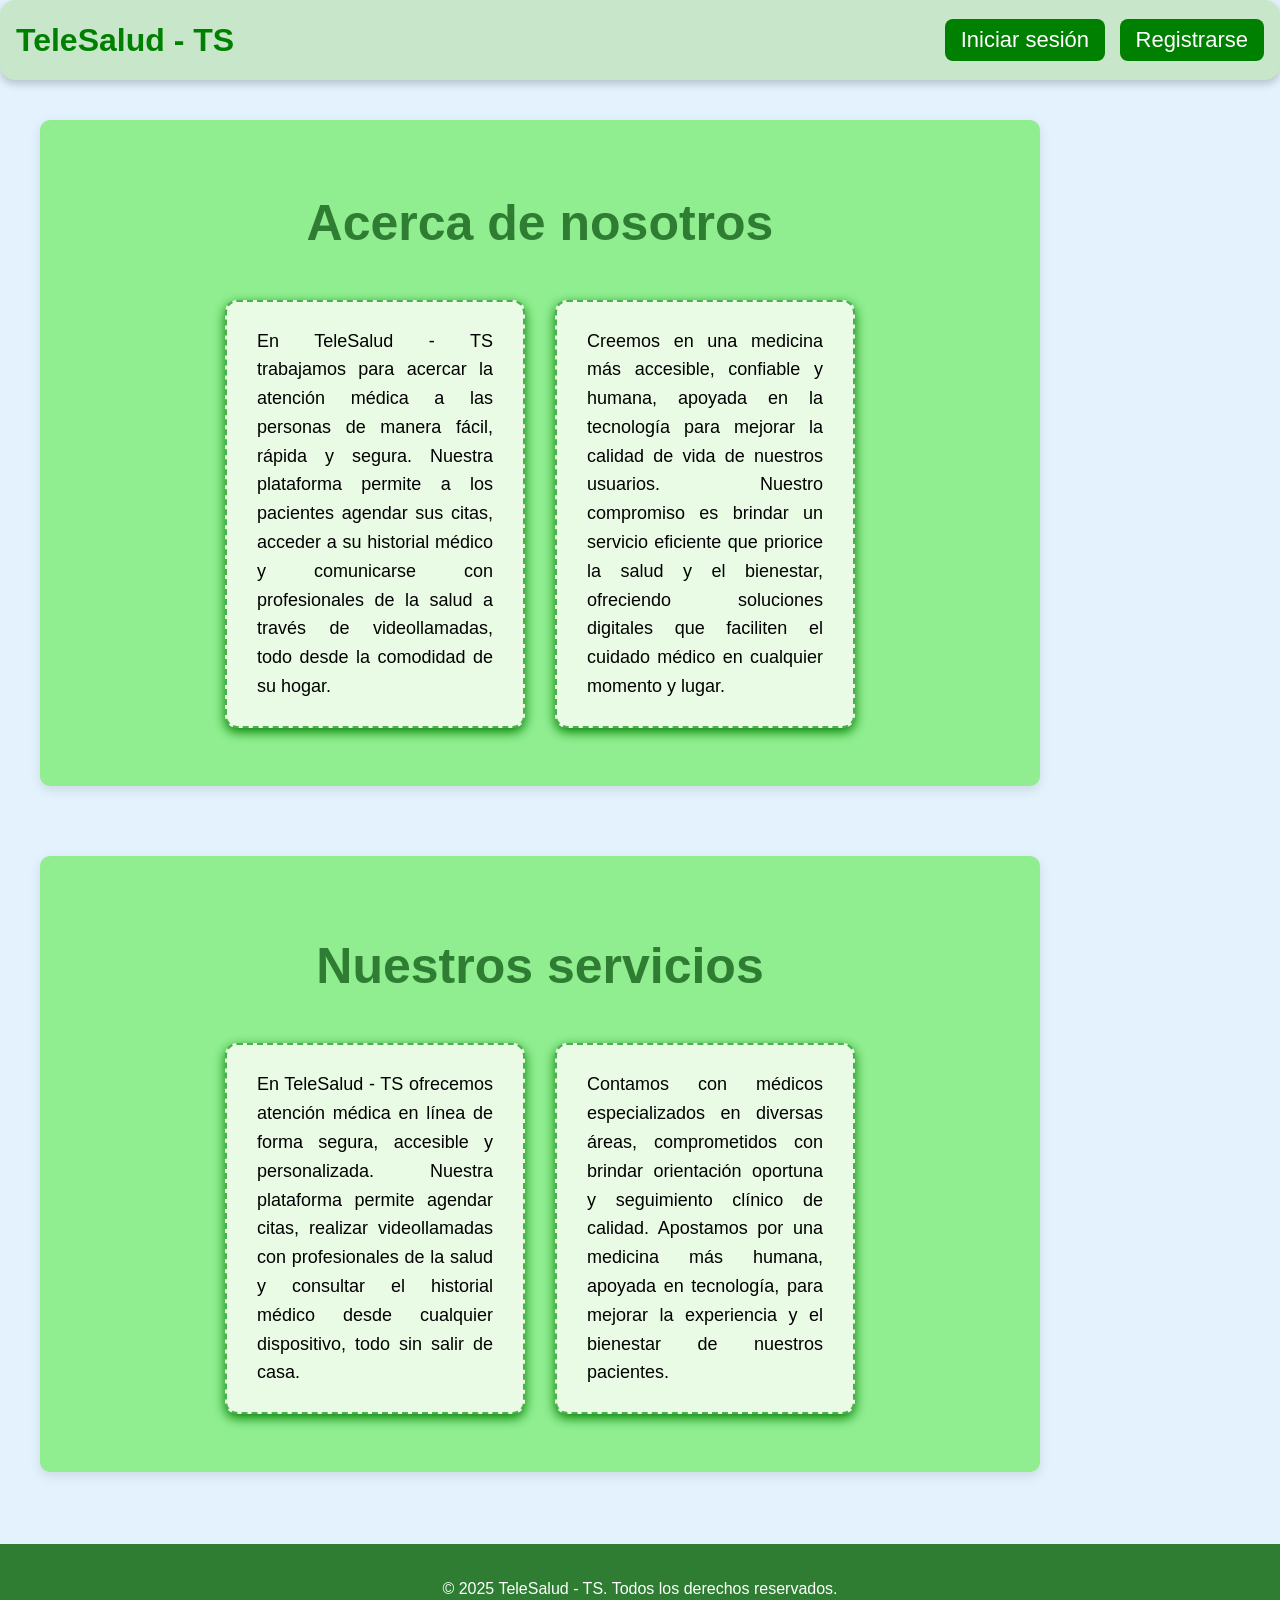
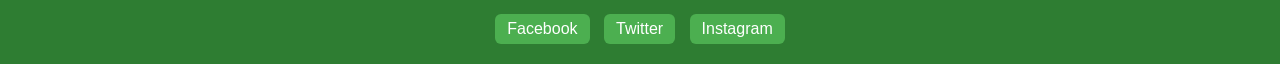
<file: index.html>
<!DOCTYPE html>
<html lang="es">
<head>
  <meta charset="UTF-8">
  <meta name="viewport" content="width=device-width, initial-scale=1.0">
  <title>TeleSalud - Busca tu cita médica</title>
  <link rel="stylesheet" href="Style/style.css">
  <link rel="stylesheet" href="Style/responsive.css">
  <link rel="stylesheet" href="Style/components.css">
</head>
<body class="global">

  <header class="header1">
    <div class="container">TeleSalud - TS</div>
    <nav>
      <a href="login/auth.html" class="nav1">Iniciar sesión</a>
      <a href="./login/crearcuenta.html" class="nav1">Registrarse</a>
    </nav>
  </header>

  <main class="mainindex">
    <h1 class="h1index">Acerca de nosotros</h1>
    <div class="fila-p1index">
      <p class="p1index">
        En TeleSalud - TS trabajamos para acercar la atención médica a las personas de manera fácil, rápida y segura. Nuestra plataforma permite a los pacientes agendar sus citas, acceder a su historial médico y comunicarse con profesionales de la salud a través de videollamadas, todo desde la comodidad de su hogar.
      </p>
      <p class="p1index">
        Creemos en una medicina más accesible, confiable y humana, apoyada en la tecnología para mejorar la calidad de vida de nuestros usuarios. Nuestro compromiso es brindar un servicio eficiente que priorice la salud y el bienestar, ofreciendo soluciones digitales que faciliten el cuidado médico en cualquier momento y lugar.
      </p>
    </div>
    <img src="Imagenes/index.png" alt="principal" class="img-index">
  </main>

    <section class="mainindex2">
    <h1 class="h1index">Nuestros servicios</h1>
    <div class="fila-p1index">
      <p class="p1index">
        En TeleSalud - TS ofrecemos atención médica en línea de forma segura, accesible y personalizada. Nuestra plataforma permite agendar citas, realizar videollamadas con profesionales de la salud y consultar el historial médico desde cualquier dispositivo, todo sin salir de casa.
      </p>
      <p class="p1index">
        Contamos con médicos especializados en diversas áreas, comprometidos con brindar orientación oportuna y seguimiento clínico de calidad. Apostamos por una medicina más humana, apoyada en tecnología, para mejorar la experiencia y el bienestar de nuestros pacientes.
      </p>
    </div>
    <img src="Imagenes/servicios.png" alt="servicios" class="img-index">
  </section>

<footer class="footer-ts">
  <div>
    <p>&copy; 2025 TeleSalud - TS. Todos los derechos reservados.</p>
    <div class="footer-social">
      <a href="#">Facebook</a>
      <a href="#">Twitter</a>
      <a href="#">Instagram</a>
    </div>
  </div>
</footer>

</body>
</html>
</file>
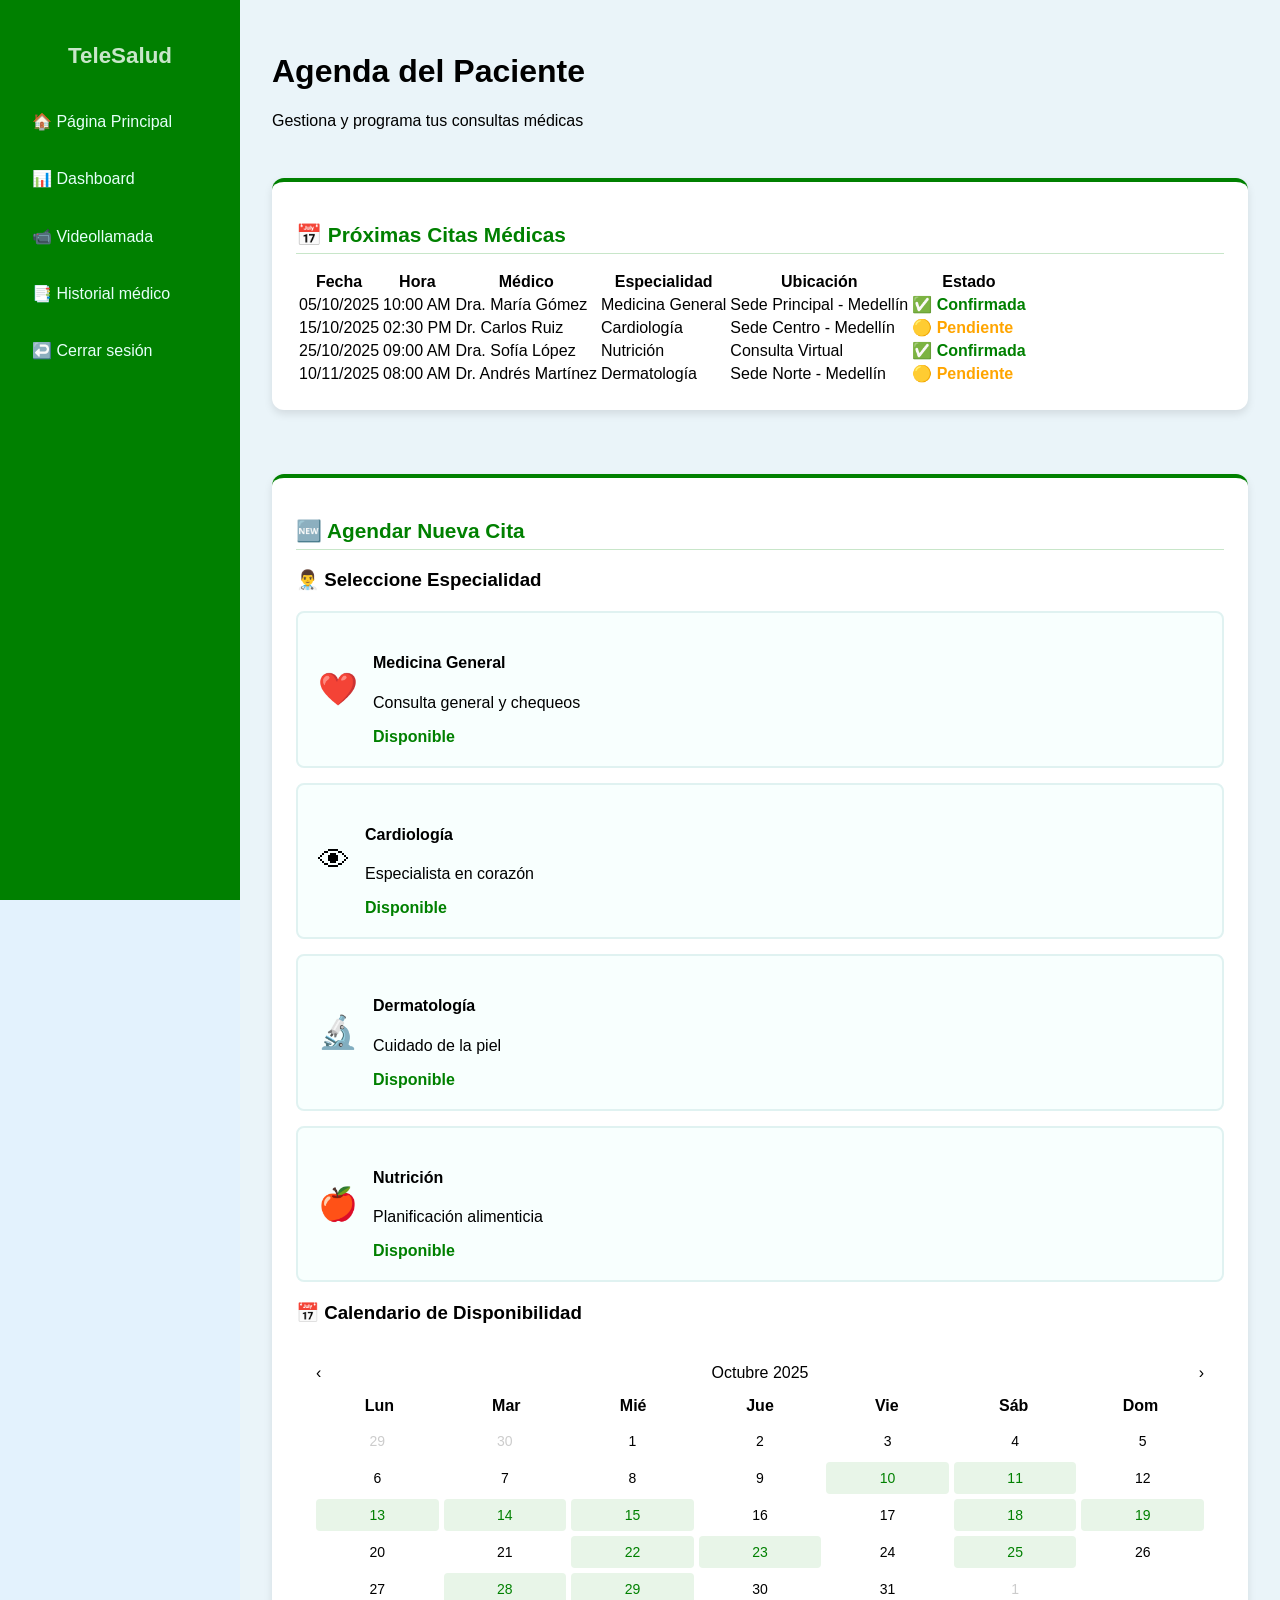
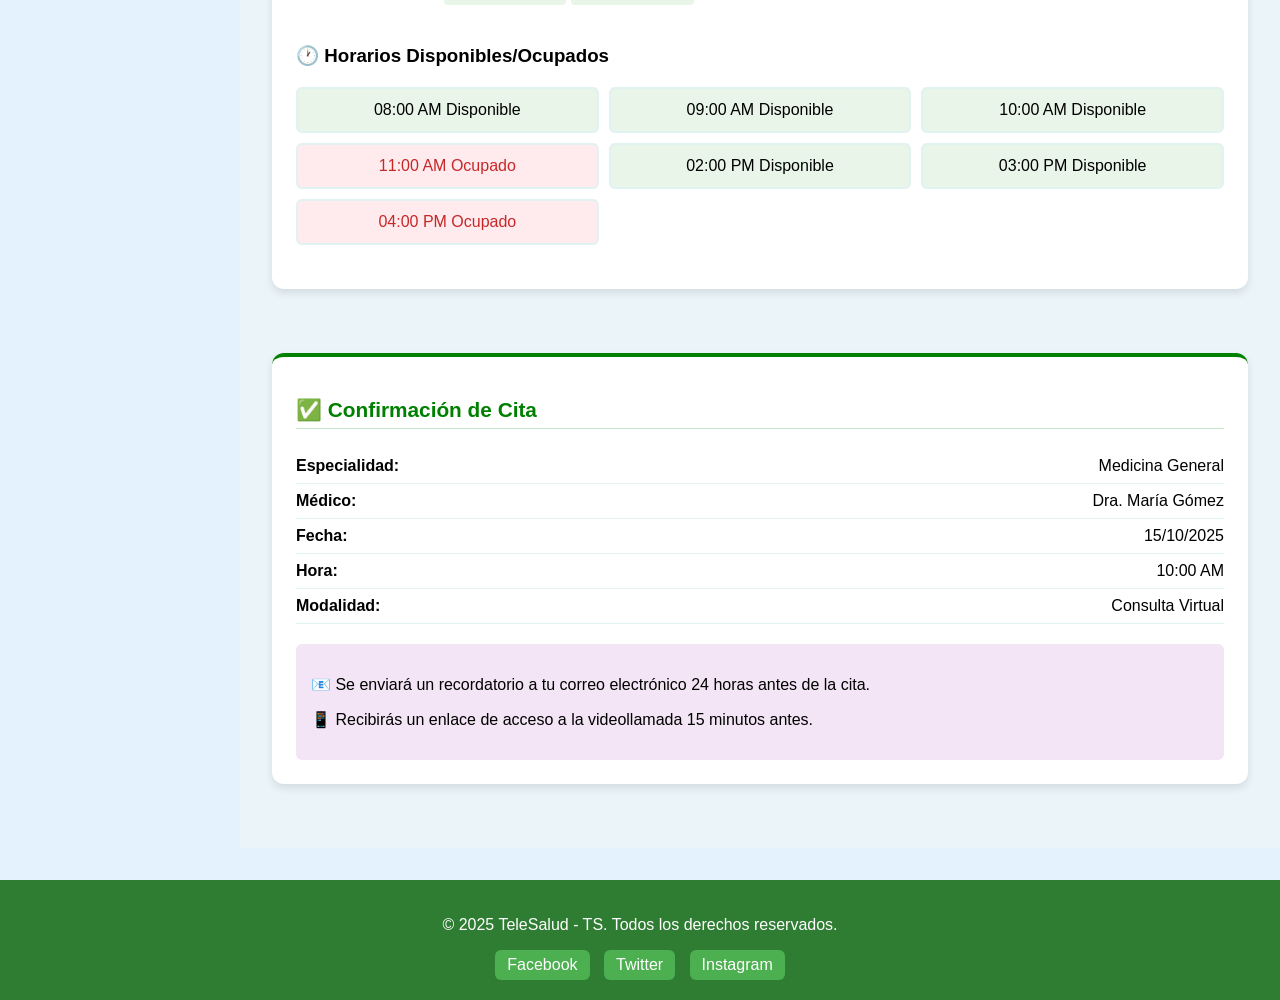
<file: agenda.html>
<!DOCTYPE html>
<html lang="es">
<head>
  <meta charset="UTF-8" />
  <meta name="viewport" content="width=device-width, initial-scale=1.0" />
  <title>Agendamiento - TeleSalud</title>
  <link rel="stylesheet" href="Style/style.css" />
  <link rel="stylesheet" href="Style/responsive.css">
  <link rel="stylesheet" href="Style/components.css">
</head>
<body class="global">

  <aside class="sidebar">
    <h2>TeleSalud</h2>
    <nav>
      <ul>
        <li><a href="index.html">🏠 Página Principal</a></li>
        <li><a href="dashboard.html">📊 Dashboard</a></li> 
        <li><a href="videollamada.html">📹 Videollamada</a></li>
        <li><a href="historial.html">📑 Historial médico</a></li>
        <li><a href="login/auth.html">↩️ Cerrar sesión</a></li>
      </ul>
    </nav>
  </aside>

  <main class="main-content">
    <header>
      <h1>Agenda del Paciente</h1>
      <p>Gestiona y programa tus consultas médicas</p>
    </header>

    <section class="card">
      <h2>📅 Próximas Citas Médicas</h2>
      <div class="table-container">
        <table>
          <thead>
            <tr>
              <th>Fecha</th>
              <th>Hora</th>
              <th>Médico</th>
              <th>Especialidad</th>
              <th>Ubicación</th>
              <th>Estado</th>
            </tr>
          </thead>
          <tbody>
            <tr>
              <td>05/10/2025</td>
              <td>10:00 AM</td>
              <td>Dra. María Gómez</td>
              <td>Medicina General</td>
              <td>Sede Principal - Medellín</td>
              <td><span class="status-confirmed">✅ Confirmada</span></td>
            </tr>
            <tr>
              <td>15/10/2025</td>
              <td>02:30 PM</td>
              <td>Dr. Carlos Ruiz</td>
              <td>Cardiología</td>
              <td>Sede Centro - Medellín</td>
              <td><span class="status-pending">🟡 Pendiente</span></td>
            </tr>
            <tr>
              <td>25/10/2025</td>
              <td>09:00 AM</td>
              <td>Dra. Sofía López</td>
              <td>Nutrición</td>
              <td>Consulta Virtual</td>
              <td><span class="status-confirmed">✅ Confirmada</span></td>
            </tr>
            <tr>
              <td>10/11/2025</td>
              <td>08:00 AM</td>
              <td>Dr. Andrés Martínez</td>
              <td>Dermatología</td>
              <td>Sede Norte - Medellín</td>
              <td><span class="status-pending">🟡 Pendiente</span></td>
            </tr>
          </tbody>
        </table>
      </div>
    </section>

    <section class="card">
      <h2>🆕 Agendar Nueva Cita</h2>
      
      <div class="specialty-selection">
        <h3>👨‍⚕️ Seleccione Especialidad</h3>
        <div class="specialty-grid">
          <div class="specialty-item">
            <div class="specialty-icon">❤️</div>
            <div class="specialty-info">
              <h4>Medicina General</h4>
              <p>Consulta general y chequeos</p>
              <span class="availability">Disponible</span>
            </div>
          </div>
          
          <div class="specialty-item">
            <div class="specialty-icon">👁 </div>
            <div class="specialty-info">
              <h4>Cardiología</h4>
              <p>Especialista en corazón</p>
              <span class="availability">Disponible</span>
            </div>
          </div>
          
          <div class="specialty-item">
            <div class="specialty-icon">🔬</div>
            <div class="specialty-info">
              <h4>Dermatología</h4>
              <p>Cuidado de la piel</p>
              <span class="availability">Disponible</span>
            </div>
          </div>
          
          <div class="specialty-item">
            <div class="specialty-icon">🍎</div>
            <div class="specialty-info">
              <h4>Nutrición</h4>
              <p>Planificación alimenticia</p>
              <span class="availability">Disponible</span>
            </div>
          </div>
        </div>
      </div>

      <div>
        <h3>📅 Calendario de Disponibilidad</h3>
        <div class="calendar">
          <div class="calendar-header">
            <div class="calendar-nav">‹</div>
            <div class="calendar-month">Octubre 2025</div>
            <div class="calendar-nav">›</div>
          </div>
          
          <div class="calendar-weekdays">
            <div>Lun</div>
            <div>Mar</div>
            <div>Mié</div>
            <div>Jue</div>
            <div>Vie</div>
            <div>Sáb</div>
            <div>Dom</div>
          </div>
          
          <div class="calendar-days">
            <div class="calendar-day other-month">29</div>
            <div class="calendar-day other-month">30</div>
            <div class="calendar-day">1</div>
            <div class="calendar-day">2</div>
            <div class="calendar-day">3</div>
            <div class="calendar-day">4</div>
            <div class="calendar-day">5</div>
            <div class="calendar-day">6</div>
            <div class="calendar-day">7</div>
            <div class="calendar-day">8</div>
            <div class="calendar-day">9</div>
            <div class="calendar-day available">10</div>
            <div class="calendar-day available">11</div>
            <div class="calendar-day">12</div>
            <div class="calendar-day available">13</div>
            <div class="calendar-day available">14</div>
            <div class="calendar-day available">15</div>
            <div class="calendar-day">16</div>
            <div class="calendar-day">17</div>
            <div class="calendar-day available">18</div>
            <div class="calendar-day available">19</div>
            <div class="calendar-day">20</div>
            <div class="calendar-day">21</div>
            <div class="calendar-day available">22</div>
            <div class="calendar-day available">23</div>
            <div class="calendar-day">24</div>
            <div class="calendar-day available">25</div>
            <div class="calendar-day">26</div>
            <div class="calendar-day">27</div>
            <div class="calendar-day available">28</div>
            <div class="calendar-day available">29</div>
            <div class="calendar-day">30</div>
            <div class="calendar-day">31</div>
            <div class="calendar-day other-month">1</div>
          </div>
        </div>
      </div>

      <div>
        <h3>🕐 Horarios Disponibles/Ocupados</h3>
        <div class="time-slots">
          <div class="time-slot available">
            <span>08:00 AM</span>
            <span>Disponible</span>
          </div>
          <div class="time-slot available">
            <span>09:00 AM</span>
            <span>Disponible</span>
          </div>
          <div class="time-slot available">
            <span>10:00 AM</span>
            <span>Disponible</span>
          </div>
          <div class="time-slot booked">
            <span>11:00 AM</span>
            <span>Ocupado</span>
          </div>
          <div class="time-slot available">
            <span>02:00 PM</span>
            <span>Disponible</span>
          </div>
          <div class="time-slot available">
            <span>03:00 PM</span>
            <span>Disponible</span>
          </div>
          <div class="time-slot booked">
            <span>04:00 PM</span>
            <span>Ocupado</span>
          </div>
        </div>
      </div>
    </section>

    <!-- CONFIRMACIÓN DE CITA -->
    <section class="card">
      <h2>✅ Confirmación de Cita</h2>
      <div class="appointment-confirmation">
        <div class="confirmation-details">
          <div class="detail-item">
            <strong>Especialidad:</strong>
            <span>Medicina General</span>
          </div>
          <div class="detail-item">
            <strong>Médico:</strong>
            <span>Dra. María Gómez</span>
          </div>
          <div class="detail-item">
            <strong>Fecha:</strong>
            <span>15/10/2025</span>
          </div>
          <div class="detail-item">
            <strong>Hora:</strong>
            <span>10:00 AM</span>
          </div>
          <div class="detail-item">
            <strong>Modalidad:</strong>
            <span>Consulta Virtual</span>
          </div>
        </div>
        
        <div class="confirmation-message">
          <p>📧 Se enviará un recordatorio a tu correo electrónico 24 horas antes de la cita.</p>
          <p>📱 Recibirás un enlace de acceso a la videollamada 15 minutos antes.</p>
        </div>
      </div>
    </section>

  </main>

  <footer class="footer-ts">
    <p>&copy; 2025 TeleSalud - TS. Todos los derechos reservados.</p>
    <div class="footer-social">
      <a href="#">Facebook</a>
      <a href="#">Twitter</a>
      <a href="#">Instagram</a>
    </div>
  </footer>
</file>
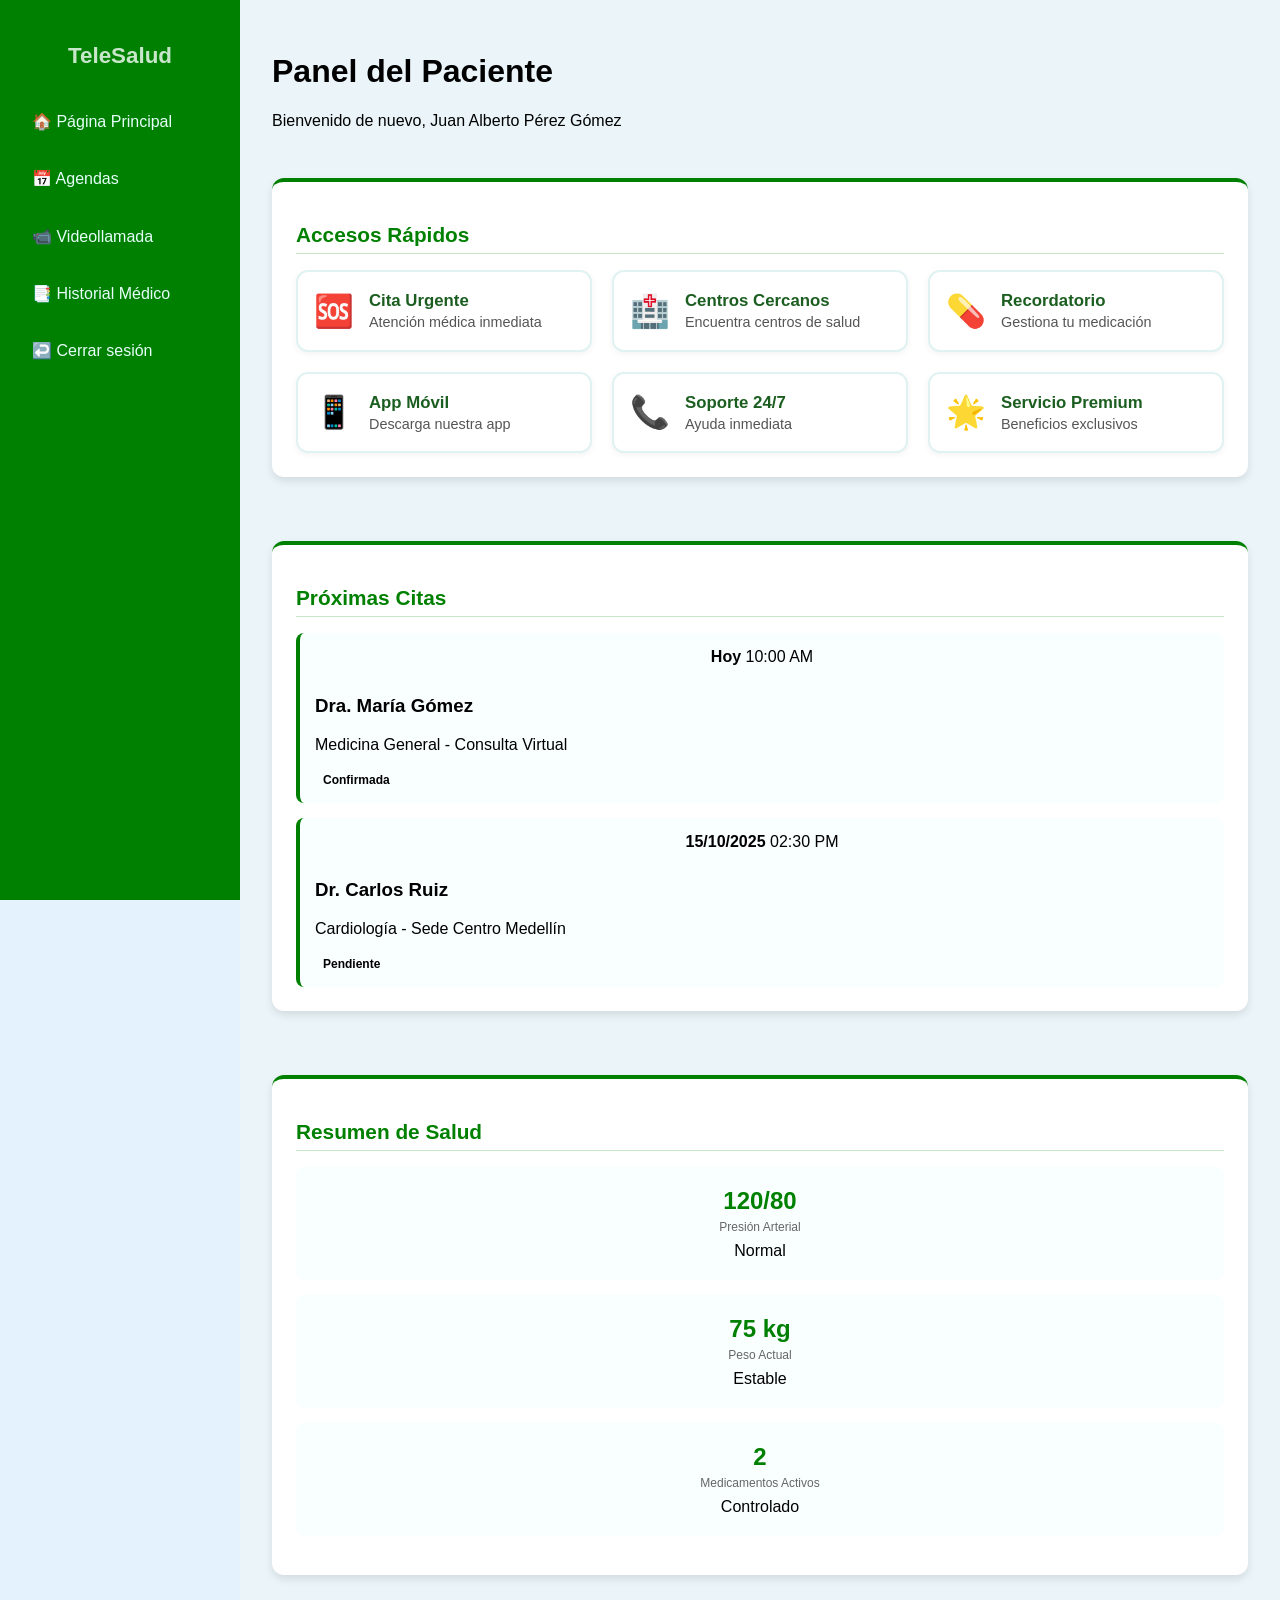
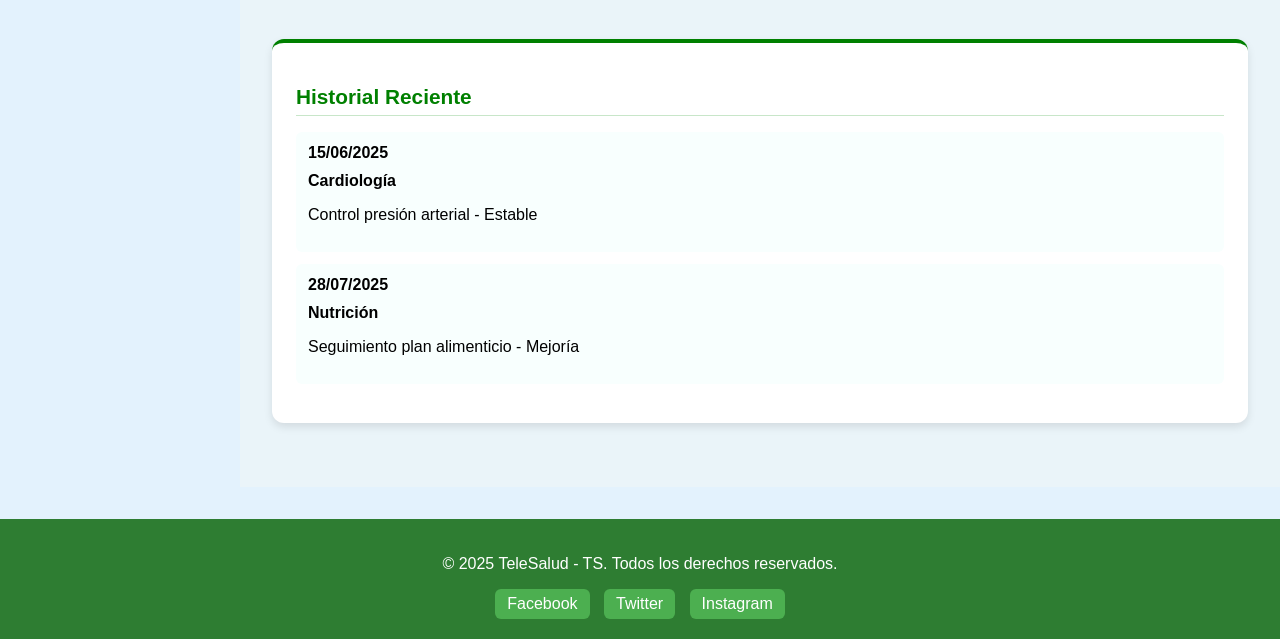
<file: dashboard.html>
<!DOCTYPE html>
<html lang="es">
<head>
  <meta charset="utf-8" />
  <meta name="viewport" content="width=device-width,initial-scale=1" />
  <title>Dashboard - TeleSalud</title>
  <link rel="stylesheet" href="Style/style.css">
  <link rel="stylesheet" href="Style/responsive.css">
  <link rel="stylesheet" href="Style/components.css">
</head>
<body class="global">

  <!-- ===== SIDEBAR ===== -->
  <aside class="sidebar">
    <h2>TeleSalud</h2>
    <ul>
      <li><a href="index.html">🏠 Página Principal</a></li>
      <li><a href="agenda.html">📅 Agendas</a></li>
      <li><a href="videollamada.html">📹 Videollamada </a></li>
      <li><a href="historial.html">📑 Historial Médico</a></li>
      <li><a href="login/auth.html">↩️ Cerrar sesión</a></li>
    </ul>
  </aside>

  <!-- ===== CONTENIDO PRINCIPAL ===== -->
  <main class="main-content">
    <header>
      <h1>Panel del Paciente</h1>
      <p>Bienvenido de nuevo, Juan Alberto Pérez Gómez</p>
    </header>

    <!-- ===== ACCESOS RÁPIDOS ===== -->
    <section class="card">
      <h2>Accesos Rápidos</h2>
      <div class="quick-access-grid">
        <div class="quick-access-item">
          <div class="quick-access-icon">🆘</div>
          <div class="quick-access-text">
            <h3>Cita Urgente</h3>
            <p>Atención médica inmediata</p>
          </div>
        </div>

        <div class="quick-access-item">
          <div class="quick-access-icon">🏥</div>
          <div class="quick-access-text">
            <h3>Centros Cercanos</h3>
            <p>Encuentra centros de salud</p>
          </div>
        </div>

        <div class="quick-access-item">
          <div class="quick-access-icon">💊</div>
          <div class="quick-access-text">
            <h3>Recordatorio</h3>
            <p>Gestiona tu medicación</p>
          </div>
        </div>

        <div class="quick-access-item">
          <div class="quick-access-icon">📱</div>
          <div class="quick-access-text">
            <h3>App Móvil</h3>
            <p>Descarga nuestra app</p>
          </div>
        </div>

        <div class="quick-access-item">
          <div class="quick-access-icon">📞</div>
          <div class="quick-access-text">
            <h3>Soporte 24/7</h3>
            <p>Ayuda inmediata</p>
          </div>
        </div>

        <div class="quick-access-item">
          <div class="quick-access-icon">🌟</div>
          <div class="quick-access-text">
            <h3>Servicio Premium</h3>
            <p>Beneficios exclusivos</p>
          </div>
        </div>
      </div>
    </section>

    <!-- ===== PRÓXIMAS CITAS ===== -->
    <section class="card">
      <h2>Próximas Citas</h2>
      <div class="appointments-summary">
        <div class="appointment-item">
          <div class="appointment-date">
            <strong>Hoy</strong>
            <span>10:00 AM</span>
          </div>
          <div class="appointment-details">
            <h3>Dra. María Gómez</h3>
            <p>Medicina General - Consulta Virtual</p>
            <span class="appointment-status">Confirmada</span>
          </div>
        </div>

        <div class="appointment-item">
          <div class="appointment-date">
            <strong>15/10/2025</strong>
            <span>02:30 PM</span>
          </div>
          <div class="appointment-details">
            <h3>Dr. Carlos Ruiz</h3>
            <p>Cardiología - Sede Centro Medellín</p>
            <span class="appointment-status">Pendiente</span>
          </div>
        </div>
      </div>
    </section>

    <!-- ===== RESUMEN DE SALUD ===== -->
    <section class="card">
      <h2>Resumen de Salud</h2>
      <div class="health-summary">
        <div class="health-metric">
          <div class="metric-value">120/80</div>
          <div class="metric-label">Presión Arterial</div>
          <div class="metric-status">Normal</div>
        </div>

        <div class="health-metric">
          <div class="metric-value">75 kg</div>
          <div class="metric-label">Peso Actual</div>
          <div class="metric-status">Estable</div>
        </div>

        <div class="health-metric">
          <div class="metric-value">2</div>
          <div class="metric-label">Medicamentos Activos</div>
          <div class="metric-status">Controlado</div>
        </div>
      </div>
    </section>

    <!-- ===== HISTORIAL RECIENTE ===== -->
    <section class="card">
      <h2>Historial Reciente</h2>
      <div class="recent-history">
        <div class="history-item">
          <div class="history-date">15/06/2025</div>
          <div class="history-details">
            <strong>Cardiología</strong>
            <p>Control presión arterial - Estable</p>
          </div>
        </div>

        <div class="history-item">
          <div class="history-date">28/07/2025</div>
          <div class="history-details">
            <strong>Nutrición</strong>
            <p>Seguimiento plan alimenticio - Mejoría</p>
          </div>
        </div>
      </div>
    </section>
  </main>

  <!-- ===== FOOTER ===== -->
  <footer class="footer-ts">
    <p>&copy; 2025 TeleSalud - TS. Todos los derechos reservados.</p>
    <div class="footer-social">
      <a href="#">Facebook</a>
      <a href="#">Twitter</a>
      <a href="#">Instagram</a>
    </div>
  </footer>

</body>
</html>
</file>
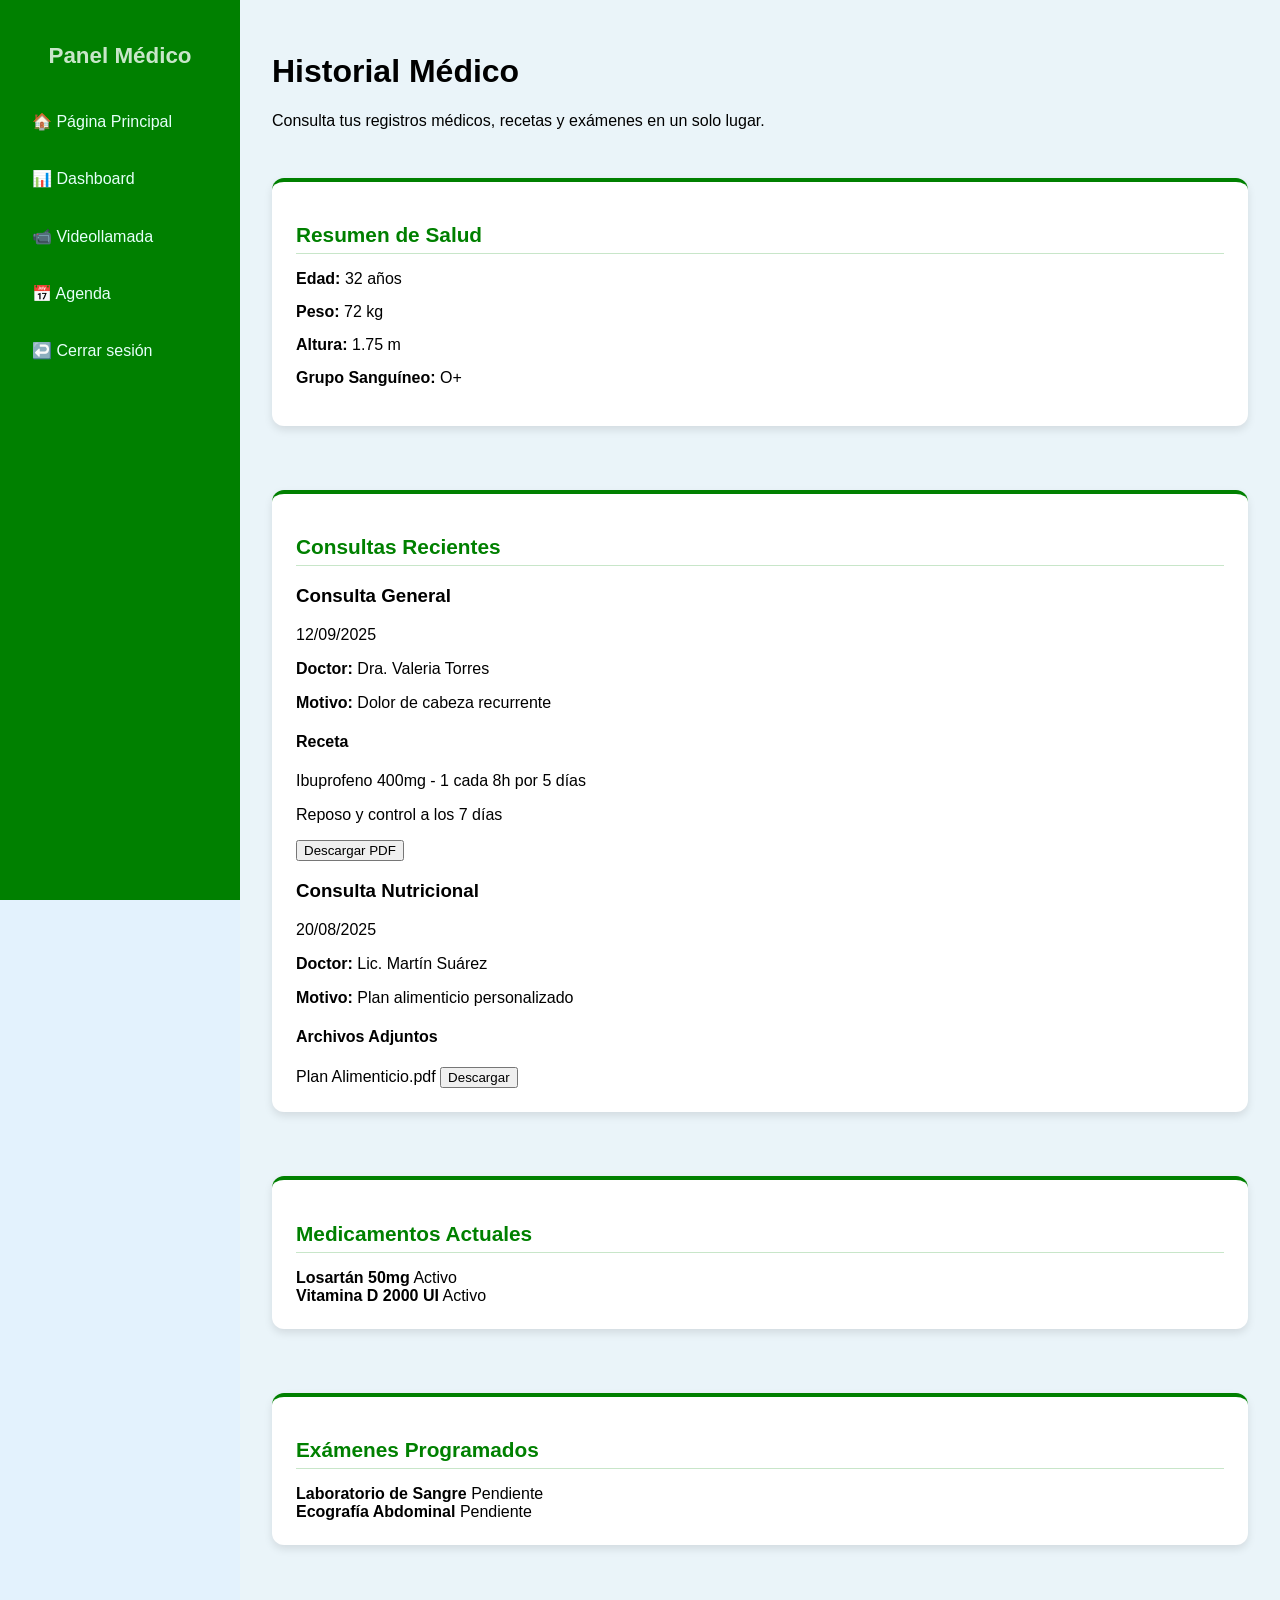
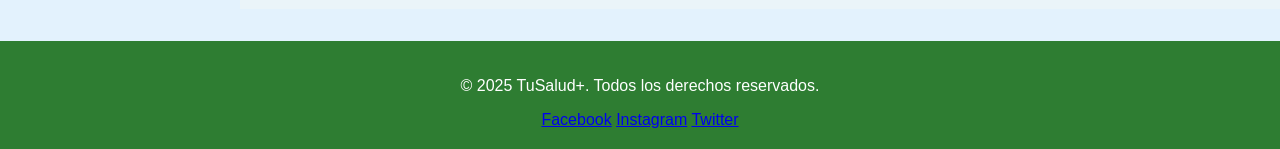
<file: historial.html>
<!DOCTYPE html>
<html lang="es">
<head>
  <meta charset="UTF-8">
  <meta name="viewport" content="width=device-width, initial-scale=1.0">
  <title>Historial Médico</title>
  <link rel="stylesheet" href="Style/style.css">
  <link rel="stylesheet" href="Style/responsive.css">
  <link rel="stylesheet" href="Style/components.css">
</head>
<body class="global">

  <!-- ===== SIDEBAR ===== -->
  <aside class="sidebar">
    <h2>Panel Médico</h2>
    <ul>
        <li><a href="index.html">🏠 Página Principal</a></li>
        <li><a href="dashboard.html">📊 Dashboard</a></li> 
        <li><a href="videollamada.html">📹 Videollamada</a></li>
        <li><a href="agenda.html">📅 Agenda</a></li>
        <li><a href="login/auth.html">↩️ Cerrar sesión</a></li>
    </ul>
  </aside>

  <!-- ===== CONTENIDO PRINCIPAL ===== -->
  <main class="main-content">
    <header>
      <h1>Historial Médico</h1>
      <p>Consulta tus registros médicos, recetas y exámenes en un solo lugar.</p>
    </header>

    <!-- ===== RESUMEN DE SALUD ===== -->
    <section class="card">
      <h2>Resumen de Salud</h2>
      <div class="health-summary">
        <div>
          <strong>Edad:</strong> 32 años
        </div>
        <div>
          <strong>Peso:</strong> 72 kg
        </div>
        <div>
          <strong>Altura:</strong> 1.75 m
        </div>
        <div>
          <strong>Grupo Sanguíneo:</strong> O+
        </div>
      </div>
    </section>

    <!-- ===== CONSULTAS RECIENTES ===== -->
    <section class="card">
      <h2>Consultas Recientes</h2>
      <div class="consultation-list">

        <div class="consultation-item">
          <div class="consultation-header">
            <h3>Consulta General</h3>
            <span>12/09/2025</span>
          </div>
          <div>
            <p><strong>Doctor:</strong> Dra. Valeria Torres</p>
            <p><strong>Motivo:</strong> Dolor de cabeza recurrente</p>
          </div>

          <div>
            <h4>Receta</h4>
            <div>
              <p>Ibuprofeno 400mg - 1 cada 8h por 5 días</p>
              <p>Reposo y control a los 7 días</p>
            </div>
            <button>Descargar PDF</button>
          </div>
        </div>

        <div class="consultation-item">
          <div class="consultation-header">
            <h3>Consulta Nutricional</h3>
            <span>20/08/2025</span>
          </div>
          <div>
            <p><strong>Doctor:</strong> Lic. Martín Suárez</p>
            <p><strong>Motivo:</strong> Plan alimenticio personalizado</p>
          </div>
          <div>
            <h4>Archivos Adjuntos</h4>
            <div>
              <div>
                <span>Plan Alimenticio.pdf</span>
                <button>Descargar</button>
              </div>
            </div>
          </div>
        </div>

      </div>
    </section>

    <!-- ===== MEDICAMENTOS ACTUALES ===== -->
    <section class="card">
      <h2>Medicamentos Actuales</h2>
      <div>
        <div>
          <strong>Losartán 50mg</strong>
          <span>Activo</span>
        </div>
        <div>
          <strong>Vitamina D 2000 UI</strong>
          <span>Activo</span>
        </div>
      </div>
    </section>

    <!-- ===== EXÁMENES PROGRAMADOS ===== -->
    <section class="card">
      <h2>Exámenes Programados</h2>
      <div>
        <div>
          <strong>Laboratorio de Sangre</strong>
          <span>Pendiente</span>
        </div>
        <div>
          <strong>Ecografía Abdominal</strong>
          <span>Pendiente</span>
        </div>
      </div>
    </section>
  </main>

  <!-- ===== FOOTER ===== -->
  <footer class="footer-ts">
    <div>
      <p>&copy; 2025 TuSalud+. Todos los derechos reservados.</p>
      <div>
        <a href="#">Facebook</a>
        <a href="#">Instagram</a>
        <a href="#">Twitter</a>
      </div>
    </div>
  </footer>

</body>
</html>
</file>
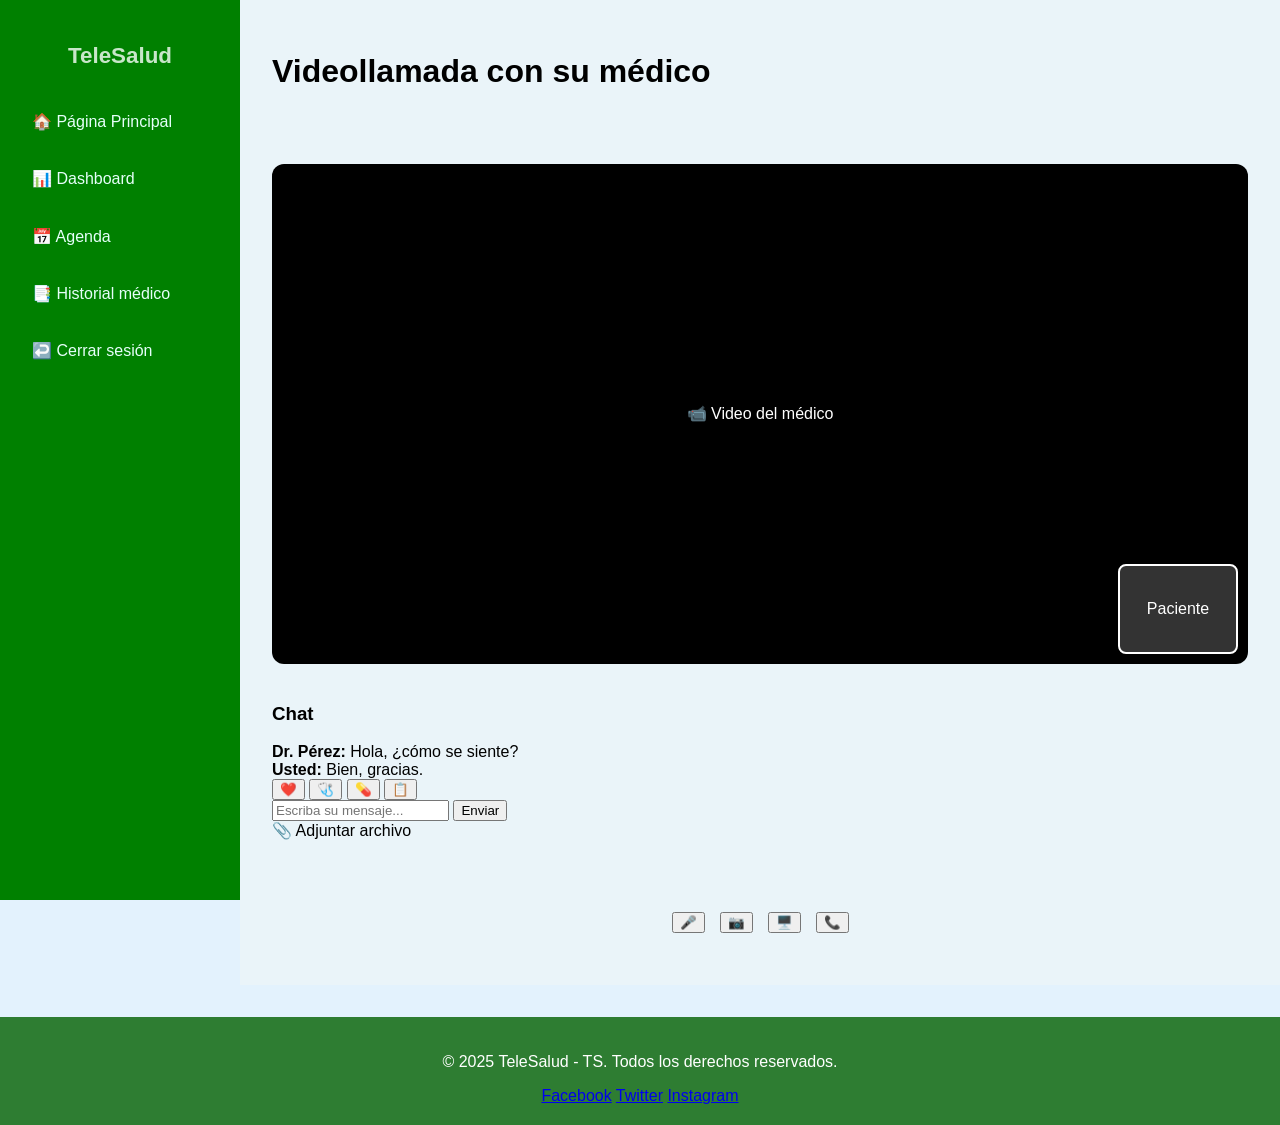
<file: videollamada.html>
<!DOCTYPE html>
<html lang="es">
<head>
  <meta charset="UTF-8">
  <meta name="viewport" content="width=device-width, initial-scale=1.0">
  <title>Videollamada - TeleSalud</title>
  <link rel="stylesheet" href="Style/style.css">
  <link rel="stylesheet" href="Style/components.css">
  <link rel="stylesheet" href="Style/responsive.css">
</head>
<body class="global">

  <!-- ===== SIDEBAR ===== -->
  <aside class="sidebar">
    <h2>TeleSalud</h2>
    <nav>
      <ul>
        <li><a href="index.html">🏠 Página Principal</a></li>
        <li><a href="dashboard.html">📊 Dashboard</a></li>         
        <li><a href="agenda.html">📅 Agenda</a></li>
        <li><a href="historial.html">📑 Historial médico</a></li>
        <li><a href="login/auth.html">↩️ Cerrar sesión</a></li>
      </ul>
    </nav>
  </aside>

  <!-- ===== CONTENIDO PRINCIPAL ===== -->
  <main class="main-content">
    <header>
      <h1>Videollamada con su médico</h1>
    </header>

    <!-- ===== CONTENEDOR DE VIDEOLLAMADA ===== -->
    <div class="call-container">
      <div class="video-area">
        <div>
          <p>📹 Video del médico</p>
        </div>
        <div class="patient-video">
          <p>Paciente</p>
        </div>
      </div>

      <div class="chat-panel">
        <div class="chat-header">
          <h3>Chat</h3>
        </div>
        <div class="chat-messages">
          <div>
            <strong>Dr. Pérez:</strong> Hola, ¿cómo se siente?
          </div>
          <div>
            <strong>Usted:</strong> Bien, gracias.
          </div>
        </div>
        <div>
          <button>❤️</button>
          <button>🩺</button>
          <button>💊</button>
          <button>📋</button>
        </div>
        <div>
          <input type="text" placeholder="Escriba su mensaje...">
          <button>Enviar</button>
        </div>
        <div>
          <label for="file-input">📎 Adjuntar archivo</label>
          <input type="file" id="file-input" style="display: none;">
        </div>
      </div>
    </div>

    <!-- ===== CONTROLES DE LLAMADA ===== -->
    <div class="controls">
      <button>🎤</button>
      <button>📷</button>
      <button>🖥️</button>
      <button>📞</button>
    </div>
  </main>

  <!-- ===== FOOTER ===== -->
  <footer class="footer-ts">
    <p>&copy; 2025 TeleSalud - TS. Todos los derechos reservados.</p>
    <div>
      <a href="#">Facebook</a>
      <a href="#">Twitter</a>
      <a href="#">Instagram</a>
    </div>
  </footer>

</body>
</html>
</file>
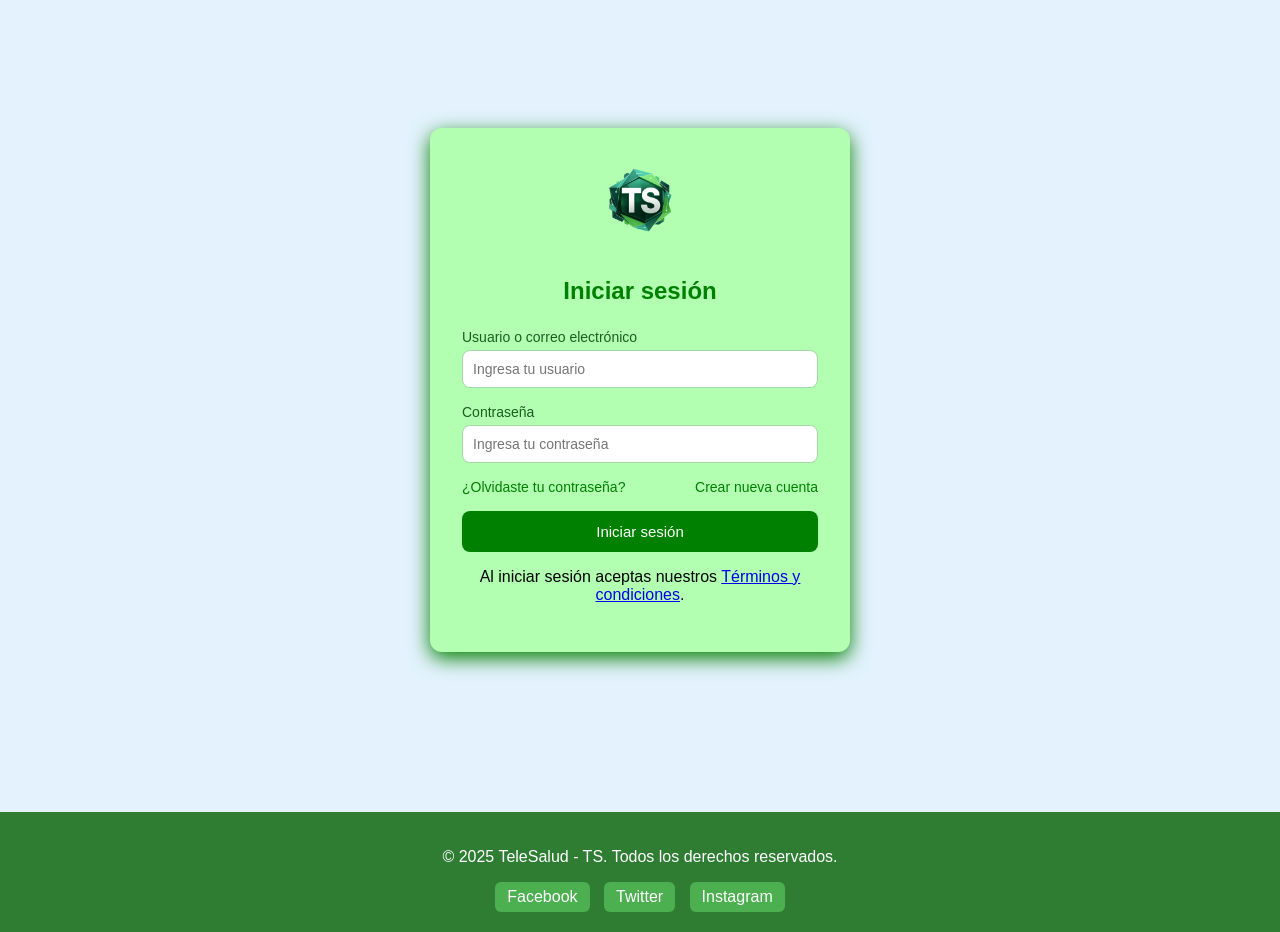
<file: login/auth.html>
<!DOCTYPE html>
<html lang="es">
<head>
  <meta charset="utf-8" />
  <meta name="viewport" content="width=device-width,initial-scale=1" />
  <title>Iniciar sesión - TeleSalud</title>
  <link rel="stylesheet" href="../Style/style.css">
  <link rel="stylesheet" href="../Style/responsive.css">
  <link rel="stylesheet" href="../Style/components.css">
</head>
<body class="global">

  <div class="auth-container">
    <div class="auth-card">
      <img src="../Imagenes/TS-icon.png" alt="Logo TeleSalud" class="auth-logo">
      <h1>Iniciar sesión</h1>

      <form id="loginForm" novalidate>
        <!-- SOLO 2 CAMPOS: usuario y contraseña -->
        <div class="form-group">
          <label for="usuario">Usuario o correo electrónico</label>
          <input type="text" id="usuario" name="usuario" placeholder="Ingresa tu usuario" required>
        </div>

        <div class="form-group">
          <label for="clave">Contraseña</label>
          <input type="password" id="clave" name="clave" placeholder="Ingresa tu contraseña" required>
        </div>

        <div class="auth-links">
          <a href="contrasena.html">¿Olvidaste tu contraseña?</a>
          <a href="crearcuenta.html">Crear nueva cuenta</a>
        </div>

        <!-- BOTÓN CORREGIDO -->
        <button type="submit" class="btn-auth">Iniciar sesión</button>
      </form>

      <p class="auth-extra">
        Al iniciar sesión aceptas nuestros 
        <a href="terminos.html">Términos y condiciones</a>.
      </p>
    </div>
  </div>

  <footer class="footer-ts">
    <!-- COPYRIGHT CORREGIDO -->
    <p>&copy; 2025 TeleSalud - TS. Todos los derechos reservados.</p>
    <div class="footer-social">
      <a href="#">Facebook</a>
      <a href="#">Twitter</a>
      <a href="#">Instagram</a>
    </div>
  </footer>

<script>
  document.getElementById('loginForm').addEventListener('submit', function(e){
    e.preventDefault();
    const usuario = document.getElementById('usuario').value.trim();
    const clave = document.getElementById('clave').value;

    if(!usuario || !clave){ 
      alert('Por favor completa todos los campos.'); 
      return; 
    }

    // SIMULACIÓN DE LOGIN EXITOSO - REDIRIGE AL DASHBOARD
    alert('Inicio de sesión exitoso. Redirigiendo al dashboard...');
    window.location.href = '../dashboard.html'; // RUTA CORRECTA AL DASHBOARD
  });
</script>

</body>
</html>
</file>
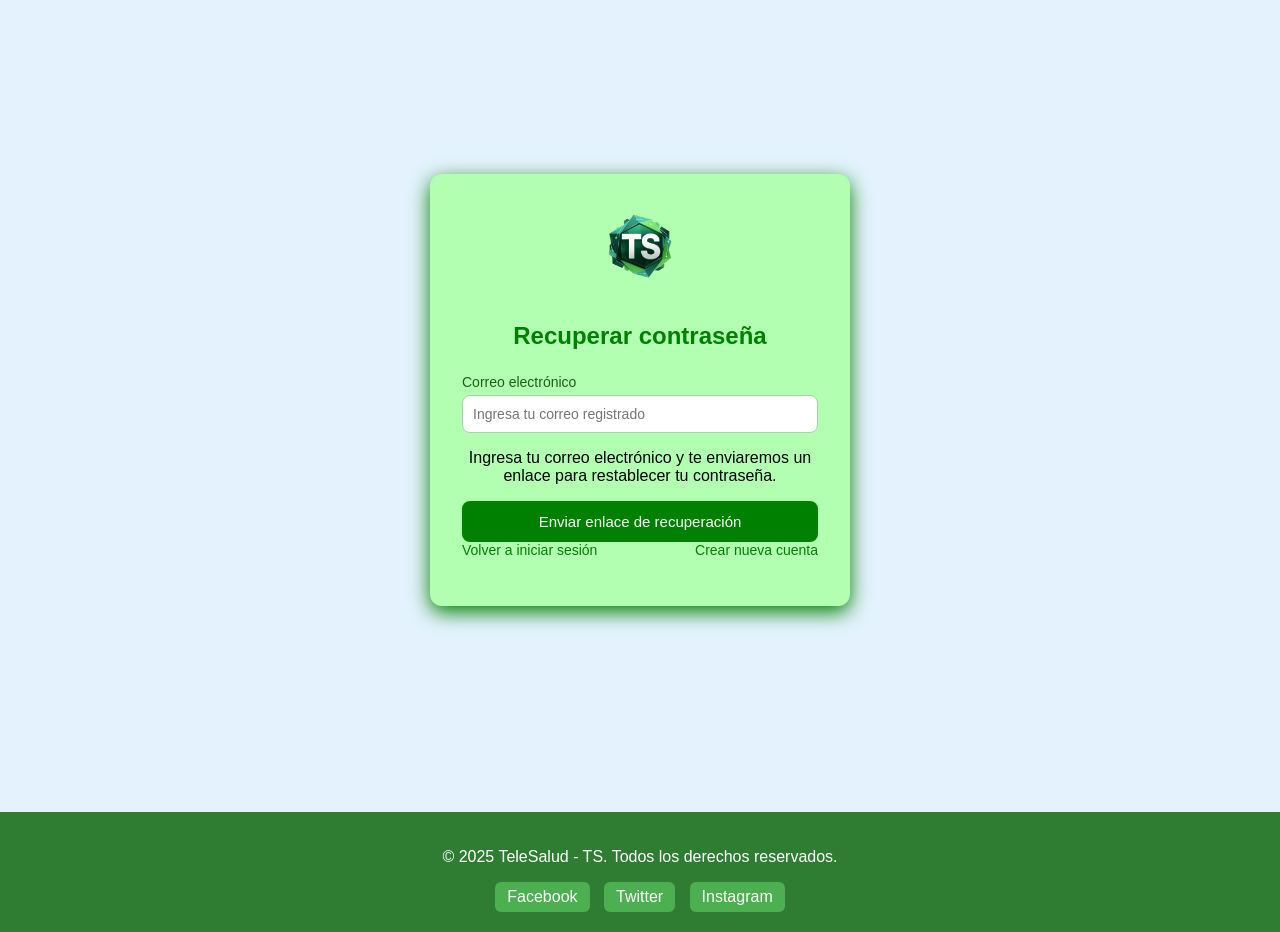
<file: login/contrasena.html>
<!DOCTYPE html>
<html lang="es">
<head>
  <meta charset="utf-8" />
  <meta name="viewport" content="width=device-width,initial-scale=1" />
  <title>Recuperar contraseña - TeleSalud</title>
  <link rel="stylesheet" href="../Style/style.css">
  <link rel="stylesheet" href="../Style/responsive.css">
  <link rel="stylesheet" href="../Style/components.css">
</head>
<body class="global">

  <div class="auth-container">
    <div class="auth-card">
      <img src="../Imagenes/TS-icon.png" alt="Logo TeleSalud" class="auth-logo">
      <h1>Recuperar contraseña</h1>

      <form id="resetForm" novalidate>
        <div class="form-group">
          <label for="emailR">Correo electrónico</label>
          <input type="email" id="emailR" name="emailR" placeholder="Ingresa tu correo registrado" required>
        </div>

        <p>
          Ingresa tu correo electrónico y te enviaremos un enlace para restablecer tu contraseña.
        </p>

        <button type="submit" class="btn-auth">Enviar enlace de recuperación</button>

        <div class="auth-links">
          <a href="auth.html">Volver a iniciar sesión</a>
          <a href="crearcuenta.html">Crear nueva cuenta</a>
        </div>
      </form>
    </div>
  </div>

  <footer class="footer-ts">
    <p>&copy; 2025 TeleSalud - TS. Todos los derechos reservados.</p>
    <div class="footer-social">
      <a href="#">Facebook</a>
      <a href="#">Twitter</a>
      <a href="#">Instagram</a>
    </div>
  </footer>

<script>
  document.getElementById('resetForm').addEventListener('submit', function(e){
    e.preventDefault();
    const email = document.getElementById('emailR').value.trim();

    if(!email){
      alert('Por favor ingresa tu correo electrónico.');
      return;
    }

    alert('Se ha enviado un enlace de recuperación a: ' + email);
    window.location.href = 'auth.html';
  });
</script>

</body>
</html>
</file>
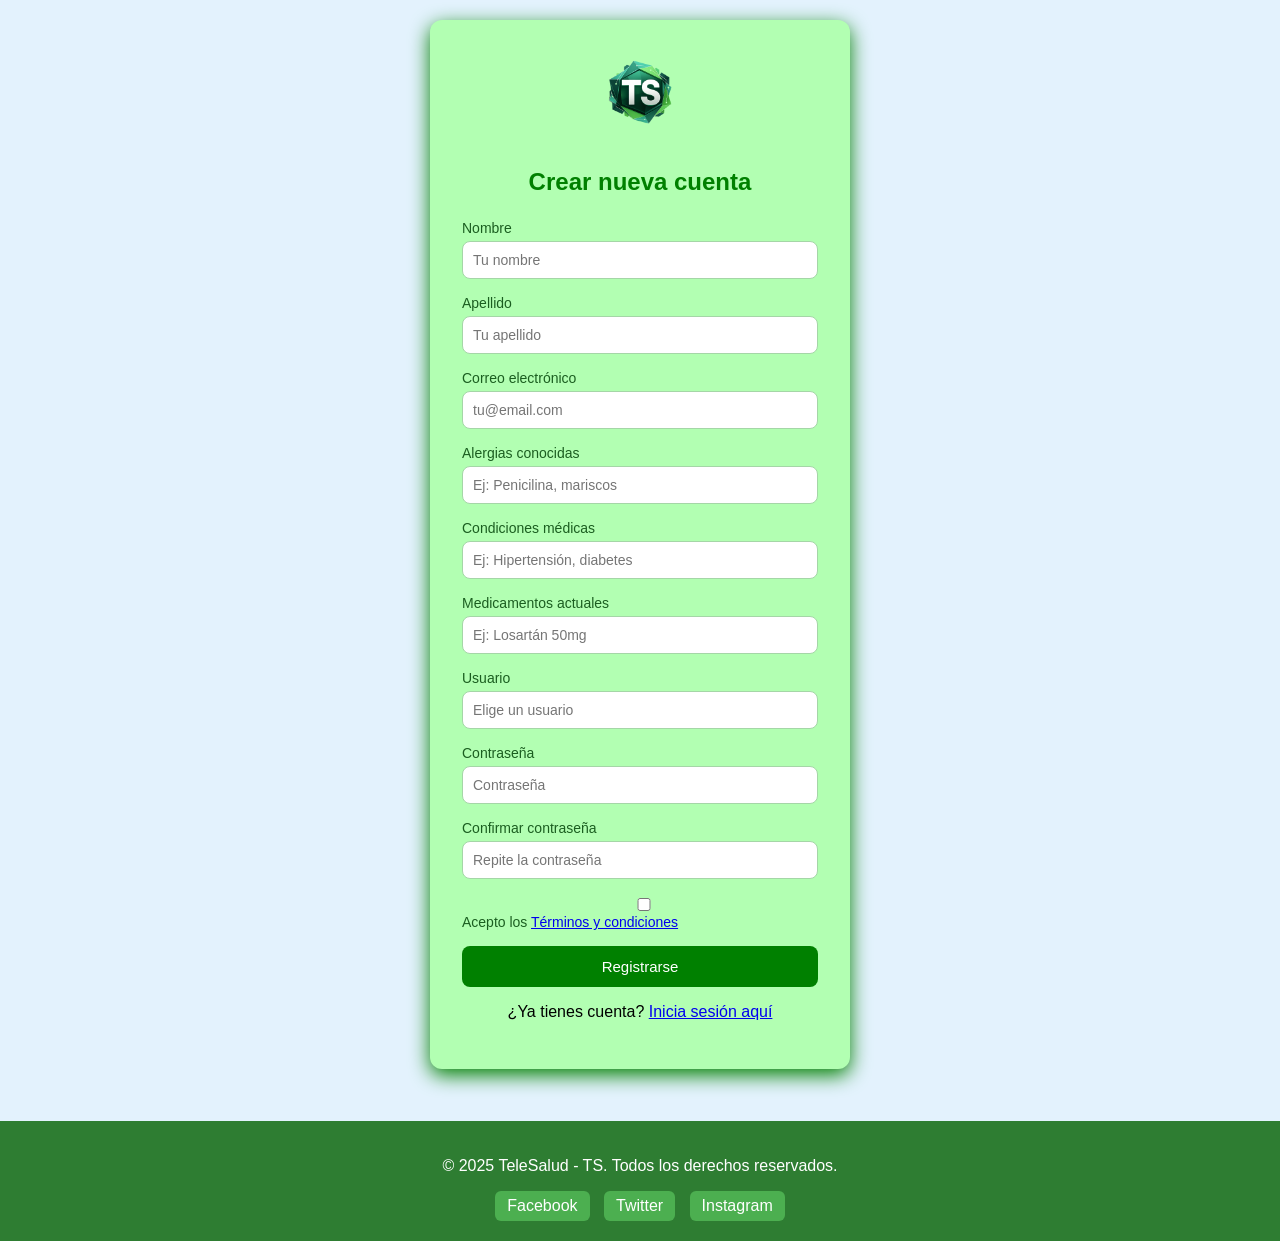
<file: login/crearcuenta.html>
<!DOCTYPE html>
<html lang="es">
<head>
  <meta charset="utf-8" />
  <meta name="viewport" content="width=device-width,initial-scale=1" />
  <title>Crear nueva cuenta - TeleSalud</title>
  <link rel="stylesheet" href="../Style/style.css">
  <link rel="stylesheet" href="../Style/responsive.css">
  <link rel="stylesheet" href="../Style/components.css">
</head>
<body class="global">

  <div class="auth-container">
    <div class="auth-card" role="region" aria-label="Formulario de registro">
      <img src="../Imagenes/TS-icon.png" alt="Logo TeleSalud" class="auth-logo">
      <h1>Crear nueva cuenta</h1>

      <form id="registerForm" novalidate>
        <!-- DATOS PERSONALES -->
        <div class="form-group">
          <label for="nombre">Nombre</label>
          <input type="text" id="nombre" name="nombre" placeholder="Tu nombre" required>
        </div>

        <div class="form-group">
          <label for="apellido">Apellido</label>
          <input type="text" id="apellido" name="apellido" placeholder="Tu apellido" required>
        </div>

        <div class="form-group">
          <label for="email">Correo electrónico</label>
          <input type="email" id="email" name="email" placeholder="tu@email.com" required>
        </div>

        <!-- INFORMACIÓN MÉDICA -->
        <div class="form-group">
          <label for="alergias">Alergias conocidas</label>
          <input type="text" id="alergias" name="alergias" placeholder="Ej: Penicilina, mariscos">
        </div>

        <div class="form-group">
          <label for="condiciones">Condiciones médicas</label>
          <input type="text" id="condiciones" name="condiciones" placeholder="Ej: Hipertensión, diabetes">
        </div>

        <div class="form-group">
          <label for="medicamentos">Medicamentos actuales</label>
          <input type="text" id="medicamentos" name="medicamentos" placeholder="Ej: Losartán 50mg">
        </div>

        <!-- USUARIO Y CONTRASEÑA -->
        <div class="form-group">
          <label for="usuarioR">Usuario</label>
          <input type="text" id="usuarioR" name="usuarioR" placeholder="Elige un usuario" required>
        </div>

        <div class="form-group">
          <label for="claveR">Contraseña</label>
          <input type="password" id="claveR" name="claveR" placeholder="Contraseña" required>
        </div>

        <div class="form-group">
          <label for="claveR2">Confirmar contraseña</label>
          <input type="password" id="claveR2" name="claveR2" placeholder="Repite la contraseña" required>
        </div>

        <!-- TÉRMINOS Y CONDICIONES -->
        <div class="form-group">
          <label>
            <input type="checkbox" required> Acepto los <a href="terminos.html">Términos y condiciones</a>
          </label>
        </div>

        <button type="submit" class="btn-auth">Registrarse</button>
      </form>

      <p class="auth-extra">
        ¿Ya tienes cuenta? <a href="auth.html">Inicia sesión aquí</a>
      </p>
    </div>
  </div>

  <footer class="footer-ts">
    <p>&copy; 2025 TeleSalud - TS. Todos los derechos reservados.</p>
    <div class="footer-social">
      <a href="#">Facebook</a>
      <a href="#">Twitter</a>
      <a href="#">Instagram</a>
    </div>
  </footer>

<script>
  document.getElementById('registerForm').addEventListener('submit', function(e){
    e.preventDefault();
    const nombre = document.getElementById('nombre').value.trim();
    const apellido = document.getElementById('apellido').value.trim();
    const email = document.getElementById('email').value.trim();
    const usuario = document.getElementById('usuarioR').value.trim();
    const clave = document.getElementById('claveR').value;
    const clave2 = document.getElementById('claveR2').value;
    
    if(!nombre || !apellido || !email || !usuario || !clave || !clave2){ 
      alert('Por favor completa todos los campos obligatorios.'); 
      return; 
    }
    if(clave !== clave2){ 
      alert('Las contraseñas no coinciden.'); 
      return; 
    }

    // Simulación de registro exitoso
    alert('Cuenta creada exitosamente. Se ha enviado un email de verificación.');
    window.location.href = 'auth.html';
  });
</script>

</body>
</html>
</file>
<file: Style/style.css>
/* Index */

@keyframes fadeInClean {
  from { opacity: 0; }
  to { opacity: 1; }
}

.global {
    font-family: 'Roboto', sans-serif;
    background-color: #E3F2FD;
    max-width: 100%;
    animation: fadeInClean 0.6s ease-in;
    height: 100%;
    margin: 0;
    display: flex;
    flex-direction: column;
}

.header1 {
    height: 80px;
    width: 100%;
    display: flex;
    justify-content: space-between;
    align-items: center;
    background-color: #C8E6C9;
    border: 1px solid #C8E6C9;
    padding: 0 15px;
    box-sizing: border-box;
    border-radius: 15px;
    position: fixed;
    top: 0;
    left: 0;
    right: 0; 
    box-shadow: 0px 4px 8px rgba(0,0,0,0.2);
    z-index: 1000;
}

.container {
    font-size: 32px;
    font-weight: bold;
    color: green;
}

.nav1 {
    display: inline-block;
    text-decoration: none;
    background-color: green;
    font-size: 22px;
    padding: 8px 16px;
    border: none;
    color: white;
    border-radius: 8px;
    margin-left: 10px;
    cursor: pointer;
    transition: background 0.3s ease;
}

.nav1:hover {
    background-color: lightgreen;
}

.mainindex {
    position: relative;
    margin: 120px 0 40px 40px;
    padding: 40px 30px;
    background-color: lightgreen;
    border-radius: 10px;
    max-width: 1000px;
    box-shadow: 0 4px 12px rgba(0, 0, 0, 0.1);
    text-align: center;
}

.h1index {
    font-size: 50px;
    color: #2e7d32;
    margin-bottom: 30px;
}

.fila-p1index {
    display: flex;
    justify-content: center;
    gap: 30px;
    flex-wrap: wrap;
}

.p1index {
    width: 300px;
    background-color:#eafbe5;
    padding: 25px 30px;
    border-radius: 12px;
    box-shadow: 0 4px 12px green;
    border: 2px dashed #4caf50;
    text-align: justify;
    font-size: 18px;
    line-height: 1.6;
    color: black;
}

.img-index {
    position: absolute;
    top: 50%;
    left: calc(1200px + 60px);
    transform: translateY(-50%);
    width: 350px;
    height: auto;
    background-color: transparent;
    z-index: 10;
}

.mainindex2 {
    position: relative;
    margin: 30px 0 40px 40px;
    padding: 40px 30px;
    background-color: lightgreen;
    border-radius: 10px;
    max-width: 1000px;
    box-shadow: 0 4px 12px rgba(0, 0, 0, 0.1);
    text-align: center;
}

/* auth */

.auth-container {
    min-height: calc(100vh - 120px);
    display: flex;
    justify-content: center;
    align-items: center;
    padding: 20px;
}

.auth-card {
    padding: 2rem;
    border-radius: 12px;
    width: 100%;
    max-width: 420px;
    box-shadow: 0 6px 20px green;
    text-align: center;
    background-color: #B2FFB2;
}

.auth-logo {
    width: 80px;
    margin-bottom: 1rem;
}

.auth-card h1 {
    font-size: 1.5rem;
    margin-bottom: 1.5rem;
    color: green;
}

.form-group {
    margin-bottom: 1rem;
    text-align: left;
}

.form-group label {
    display: block;
    margin-bottom: 5px;
    font-size: 14px;
    color: #1b5e20;
}

.form-group input {
    width: 100%;
    padding: 10px;
    border: 1px solid #a5d6a7;
    border-radius: 8px;
    font-size: 14px;
    transition: border 0.3s, box-shadow 0.3s;
}

.form-group input:focus {
    border-color: green;
    box-shadow: 0 0 4px rgba(76, 175, 80, 0.4);
    outline: none;
}

.auth-links {
    display: flex;
    justify-content: space-between;
    align-items: center;
    margin-bottom: 1rem;
    font-size: 14px;
}

.auth-links a, .auth-links span {
    color: green;
    text-decoration: none;
}

.auth-links a:hover { 
  text-decoration: underline; 
}

.btn-auth {
    width: 100%;
    padding: 12px;
    background: green;
    color: #fff;
    border: none;
    border-radius: 8px;
    font-size: 15px;
    cursor: pointer;
    transition: background 0.3s;
}

.btn-auth:hover { 
    background: #1b5e20; 
}

/* Dashboard */

/* ===== Accesos Rápidos Interactivos ===== */
.quick-access-grid {
  display: grid;
  grid-template-columns: repeat(auto-fit, minmax(240px, 1fr));
  gap: 20px;
  margin-top: 15px;
}

.quick-access-item {
  background: #ffffff;
  border: 2px solid #e0f2f1;
  border-radius: 12px;
  padding: 1.2rem 1rem;
  display: flex;
  align-items: center;
  gap: 15px;
  cursor: pointer;
  transition: all 0.25s ease;
  box-shadow: 0 2px 6px rgba(0, 0, 0, 0.05);
}

.quick-access-item:hover {
  background: #ecfdf3;
  border-color: #4caf50;
  transform: translateY(-4px);
  box-shadow: 0 4px 12px rgba(0, 0, 0, 0.1);
}

.quick-access-item:active {
  background: #d8f5e3;
  transform: scale(0.98);
}

/* Ícono dentro de cada acceso */
.quick-access-icon {
  font-size: 2rem;
  color: #388e3c;
  transition: transform 0.2s ease;
}

.quick-access-item:hover .quick-access-icon {
  transform: scale(1.2);
}

/* Texto de acceso */
.quick-access-text h3 {
  margin: 0;
  color: #1b5e20;
  font-size: 1.05rem;
}

.quick-access-text p {
  margin: 3px 0 0 0;
  color: #555;
  font-size: 0.9rem;
}

.main-content {
    margin-left: 240px;
    padding: 2rem;
    background: #eaf4f9;
    min-height: 100vh;
    display: flex;
    flex-direction: column;
    gap: 2rem; 
}

/* CONTENIDO PRINCIPAL */
.appointments-summary {
  display: flex;
  flex-direction: column;
  gap: 15px;
}

.appointment-item {
  display: flex;
  gap: 20px;
  padding: 15px;
  background: #f8fffe;
  border-radius: 8px;
  border-left: 4px solid green;
}

.appointment-date {
  min-width: 100px;
  text-align: center;
}

.appointment-status {
  padding: 4px 8px;
  border-radius: 12px;
  font-size: 12px;
  font-weight: bold;
}

.health-summary {
  display: grid;
  grid-template-columns: repeat(auto-fit, minmax(150px, 1fr));
  gap: 15px;
  margin: 15px 0;
}

.health-metric {
  background: #f8fffe;
  padding: 20px;
  border-radius: 8px;
  text-align: center;
}

.metric-value {
  font-size: 24px;
  font-weight: bold;
  color: green;
  margin-bottom: 5px;
}

.metric-label {
  font-size: 12px;
  color: #666;
  margin-bottom: 8px;
}

.recent-history {
  display: flex;
  flex-direction: column;
  gap: 12px;
  margin: 15px 0;
}

.history-item {
  display: flex;
  gap: 20px;
  padding: 12px;
  background: #f8fffe;
  border-radius: 6px;
}

.history-date {
  min-width: 100px;
  font-weight: bold;
}

/* agenda */

.specialty-grid {
  display: grid;
  grid-template-columns: repeat(auto-fit, minmax(250px, 1fr));
  gap: 15px;
  margin: 20px 0;
}

.specialty-item {
  display: flex;
  gap: 15px;
  padding: 20px;
  background: #f8fffe;
  border-radius: 8px;
  border: 2px solid #e0f2f1;
  align-items: center;
}

.specialty-item:hover {
  border-color: green;
}

.specialty-icon {
  font-size: 32px;
}

.availability {
  color: green;
  font-weight: bold;
}

.calendar {
  background: white;
  border-radius: 8px;
  padding: 20px;
  margin: 20px 0;
}

.calendar-header {
  display: flex;
  justify-content: space-between;
  align-items: center;
  margin-bottom: 15px;
}

.calendar-weekdays {
  display: grid;
  grid-template-columns: repeat(7, 1fr);
  text-align: center;
  font-weight: bold;
  margin-bottom: 10px;
}

.calendar-days {
  display: grid;
  grid-template-columns: repeat(7, 1fr);
  gap: 5px;
}

.calendar-day {
  padding: 10px;
  text-align: center;
  border-radius: 4px;
}

.calendar-day.available {
  background: #e8f5e8;
  color: green;
}

.calendar-day.other-month {
  color: #ccc;
}

/* Horarios */
.time-slots {
  display: grid;
  grid-template-columns: repeat(auto-fit, minmax(120px, 1fr));
  gap: 10px;
  margin: 20px 0;
}

.time-slot {
  padding: 12px;
  text-align: center;
  border-radius: 6px;
  border: 2px solid #e0f2f1;
}

.time-slot.available {
  background: #e8f5e8;
}

.time-slot.booked {
  background: #ffebee;
  color: #c62828;
}

/* Confirmación */
.appointment-confirmation {
  display: flex;
  gap: 30px;
  margin-top: 20px;
}

.detail-item {
  display: flex;
  justify-content: space-between;
  padding: 8px 0;
  border-bottom: 1px solid #e0f2f1;
}

.confirmation-message {
  background: #f3e5f5;
  padding: 15px;
  border-radius: 6px;
}


/* Estados */
.status-confirmed {
  color: green;
  font-weight: bold;
}

.status-pending {
  color: orange;
  font-weight: bold;
}

/* Videollamada */ 
 
.call-container {
  display: flex;
  flex-direction: column;
  gap: 20px;
  margin: 20px 0;
}

.video-area {
  position: relative;
  background: #000;
  border-radius: 12px;
  height: 500px;
  display: flex;
  align-items: center;
  justify-content: center;
  color: white;
  overflow: hidden;
}

.patient-video {
  position: absolute;
  bottom: 20px;
  right: 20px;
  width: 200px;
  height: 150px;
  background: #333;
  border: 2px solid #fff;
  border-radius: 8px;
  display: flex;
  align-items: center;
  justify-content: center;
}

.controls {
  display: flex;
  justify-content: center;
  gap: 15px;
  margin: 20px 0;
}

.btn-call {
  padding: 15px;
  border: none;
  border-radius: 50%;
  font-size: 20px;
  cursor: pointer;
  width: 60px;
  height: 60px;
  display: flex;
  align-items: center;
  justify-content: center;
  transition: all 0.3s ease;
}

  .patient-video {
    width: 120px;
    height: 90px;
    bottom: 10px;
    right: 10px;
  }
  
  .btn-call {
    width: 50px;
    height: 50px;
    font-size: 16px;
  }

  .appointment-item {
    flex-direction: column;
    gap: 10px;
  }
  
  .health-summary {
    grid-template-columns: 1fr;
  }
  
  .history-item {
    flex-direction: column;
    gap: 10px;
  }

  .appointment-confirmation {
    flex-direction: column;
    gap: 20px;
  }
</file>
<file: Style/responsive.css>
/* ===== RESPONSIVE CSS - CORRECCIÓN CUADRO RECORTADO ===== */

/* RESET BÁSICO PARA MÓVILES */
* {
  box-sizing: border-box;
}

html, body {
  overflow-x: hidden;
  max-width: 100%;
}

/* ===== MÓVILES (768px o menos) ===== */
@media (max-width: 768px) {
  /* HEADER - Evitar que se salga */
  .header1 {
    flex-direction: column;
    height: auto !important;
    padding: 10px !important;
    position: relative !important;
    width: 100% !important;
    left: 0 !important;
    right: 0 !important;
  }

  .header1 nav {
    display: flex;
    flex-wrap: wrap;
    gap: 5px;
    justify-content: center;
    width: 100%;
  }

  .nav1 {
    font-size: 12px !important;
    padding: 6px 10px !important;
    margin: 2px !important;
    white-space: nowrap;
  }

  .container {
    font-size: 20px !important;
    text-align: center;
    width: 100%;
    margin-bottom: 10px;
  }

  /* CONTENIDO PRINCIPAL - Ajustar para que quepa */
  .mainindex, .mainindex2 {
    margin: 80px 10px 20px !important;
    padding: 15px !important;
    width: calc(100% - 20px) !important;
    max-width: 100% !important;
    box-sizing: border-box;
    position: relative;
    left: 0 !important;
    right: 0 !important;
  }

  .h1index {
    font-size: 24px !important;
    text-align: center;
    word-wrap: break-word;
  }

  .fila-p1index {
    flex-direction: column !important;
    gap: 15px !important;
    width: 100% !important;
  }

  .p1index {
    width: 100% !important;
    padding: 15px !important;
    font-size: 14px !important;
    line-height: 1.4;
    margin: 0 !important;
    box-sizing: border-box;
  }

  .img-index {
    position: relative !important;
    left: 0 !important;
    transform: none !important;
    width: 100% !important;
    max-width: 300px !important;
    height: auto !important;
    display: block;
    margin: 15px auto !important;
  }

  /* SIDEBAR - Para páginas internas */
  .sidebar {
    position: relative !important;
    width: 100% !important;
    height: auto !important;
    display: flex;
    flex-direction: row;
    justify-content: space-around;
    padding: 8px !important;
  }

  .sidebar h2 {
    display: none;
  }

  .sidebar ul {
    display: flex;
    gap: 8px;
    flex-wrap: wrap;
    justify-content: center;
    width: 100%;
  }

  .sidebar ul li {
    margin: 0 !important;
  }

  .sidebar ul li a {
    padding: 6px 8px !important;
    font-size: 11px !important;
    white-space: nowrap;
  }

  .main-content {
    margin-left: 0 !important;
    width: 100% !important;
    padding: 10px !important;
  }
}

/* ===== GALAXY S5+ ESPECÍFICO (360px) ===== */
@media (max-width: 360px) {
  .header1 {
    padding: 8px 5px !important;
  }

  .nav1 {
    font-size: 10px !important;
    padding: 4px 6px !important;
    margin: 1px !important;
  }

  .container {
    font-size: 18px !important;
  }

  .mainindex, .mainindex2 {
    margin: 70px 5px 10px !important;
    padding: 10px !important;
    width: calc(100% - 10px) !important;
  }

  .h1index {
    font-size: 20px !important;
  }

  .p1index {
    padding: 10px !important;
    font-size: 12px !important;
  }

  .img-index {
    max-width: 250px !important;
  }

  .sidebar ul li a {
    font-size: 10px !important;
    padding: 4px 6px !important;
  }
}

/* ===== CORRECCIÓN ESPECÍFICA PARA CUADROS VERDES ===== */
@media (max-width: 768px) {
  .mainindex, .mainindex2 {
    background-color: lightgreen;
    border-radius: 8px;
    box-shadow: 0 2px 8px rgba(0,0,0,0.1);
    margin-left: auto !important;
    margin-right: auto !important;
  }
  
  /* Asegurar que el texto no se salga */
  .p1index {
    overflow-wrap: break-word;
    word-wrap: break-word;
    hyphens: auto;
  }
}

/* ===== PREVENIR SCROLL HORIZONTAL ===== */
body {
  overflow-x: hidden;
  width: 100%;
}

/* ===== MEJORAS DE TEXTO PARA MÓVILES ===== */
@media (max-width: 768px) {
  body {
    font-size: 14px;
    line-height: 1.4;
  }
  
  h1, h2, h3 {
    line-height: 1.2;
  }
}

  .specialty-grid {
    grid-template-columns: 1fr;
  }
  
  .time-slots {
    grid-template-columns: repeat(3, 1fr);
  }
  
  .appointment-confirmation {
    flex-direction: column;
    gap: 20px;
  }
  
  .calendar-day {
    padding: 8px 5px;
    font-size: 14px;
  }
</file>
<file: Style/components.css>
.footer-ts {
  background: #2e7d32;   /* verde oscuro para contraste */
  color: white;
  text-align: center;
  padding: 20px 10px;
  margin-top: 2rem;       /* separa el footer del contenido */
}

.footer-social {
  margin-top: 10px;
}

.footer-social a {
  display: inline-block;
  margin: 0 5px;
  padding: 6px 12px;
  background: #4caf50;    /* verde más claro para botones */
  color: white;
  text-decoration: none;
  border-radius: 6px;
  transition: background 0.3s ease;
}

.footer-social a:hover {
  background: #1b5e20;
}

.sidebar {
  width: 240px;
  background: green;
  color: #fff;
  position: fixed;
  top: 0;
  left: 0;
  height: 100%;
  padding: 1.5rem 1rem;
}

.sidebar h2 {
  text-align: center;
  font-size: 1.4rem;
  margin-bottom: 2rem;
  color: #C8E6C9;
}

.sidebar ul {
  list-style: none;
  padding: 0;
}

.sidebar ul li {
  margin: 1rem 0;
}

.sidebar ul li a {
  color: #e6fffa;
  text-decoration: none;
  display: block;
  padding: 0.7rem 1rem;
  border-radius: 8px;
  transition: background 0.3s;
}

.sidebar ul li a:hover {
  background: #C8E6C9;
  color: green;
}

.card {
    background: #fff;
    border-radius: 12px;
    padding: 1.5rem;
    margin-bottom: 2rem;  /* separación extra abajo */
    box-shadow: 0 4px 8px rgba(0,0,0,0.1);
    border-top: 4px solid green;
}

.card h2 {
    margin-bottom: 1rem;
    font-size: 1.3rem;
    color: green;
    border-bottom: 1px solid #c8e6c9;
    padding-bottom: 6px;
}

.card ul {
    list-style: none;
    padding-left: 0;
}

.card ul li {
    margin: 6px 0;
    line-height: 1.4;
}
</file>
